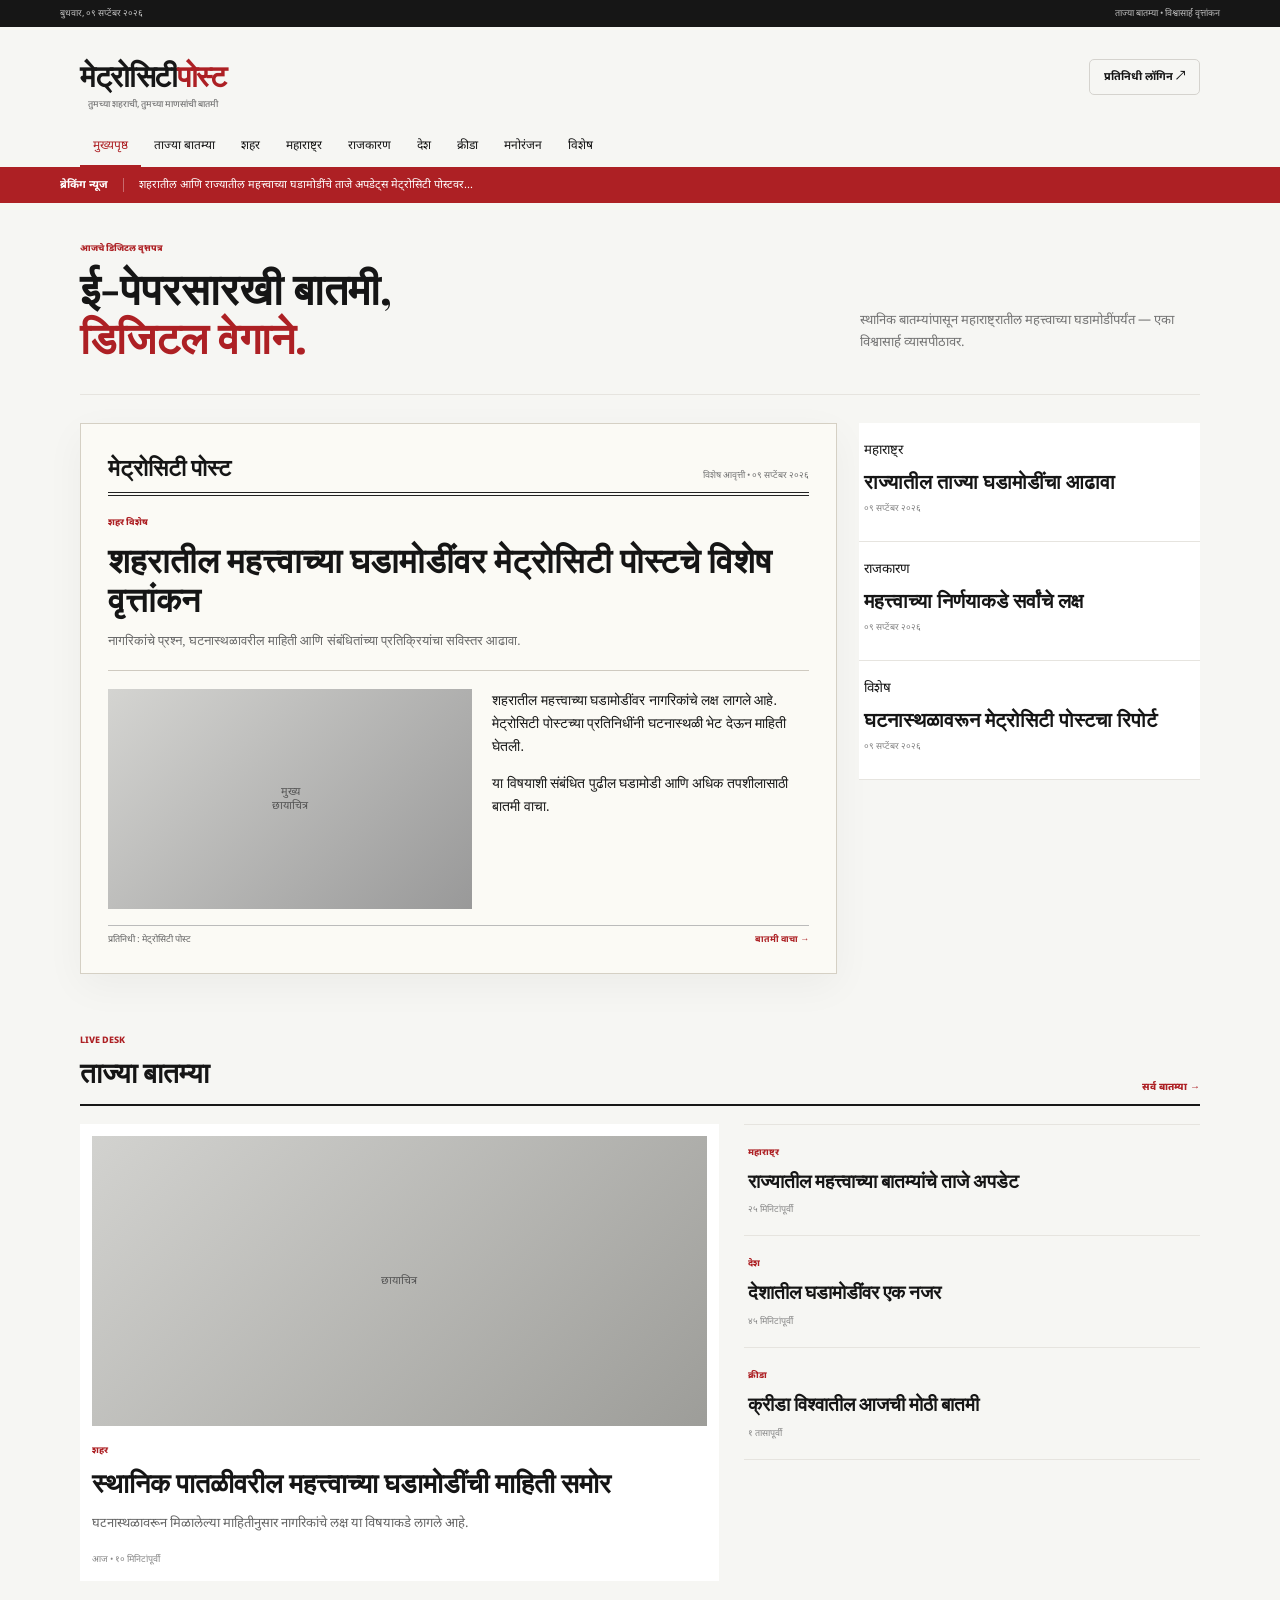
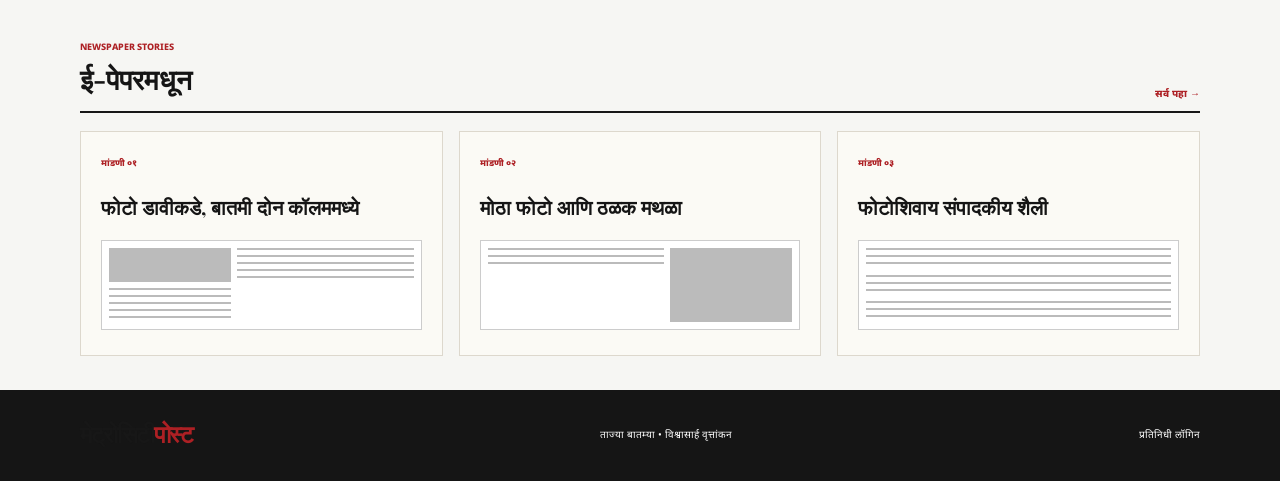
<file: index.html>
<!doctype html><html lang="mr"><head><meta charset="utf-8"><meta name="viewport" content="width=device-width,initial-scale=1"><title>मेट्रोसिटी पोस्ट | ताज्या मराठी बातम्या</title><link rel="stylesheet" href="styles.css"></head><body>
<header><div class="utility"><span>बुधवार, ०९ सप्टेंबर २०२६</span><span>ताज्या बातम्या • विश्वासार्ह वृत्तांकन</span></div><div class="mast"><button class="menu" onclick="document.body.classList.toggle('open')">☰</button><a class="logo" href="index.html"><span>मेट्रोसिटी</span><b>पोस्ट</b><small>तुमच्या शहराची, तुमच्या माणसांची बातमी</small></a><a class="login" href="login.html">प्रतिनिधी लॉगिन ↗</a></div><nav><a class="active" href="#">मुख्यपृष्ठ</a><a href="#">ताज्या बातम्या</a><a href="#">शहर</a><a href="#">महाराष्ट्र</a><a href="#">राजकारण</a><a href="#">देश</a><a href="#">क्रीडा</a><a href="#">मनोरंजन</a><a href="#">विशेष</a></nav><div class="breaking"><strong>ब्रेकिंग न्यूज</strong><span>शहरातील आणि राज्यातील महत्त्वाच्या घडामोडींचे ताजे अपडेट्स मेट्रोसिटी पोस्टवर...</span></div></header>
<main><section class="intro"><div><small>आजचे डिजिटल वृत्तपत्र</small><h1>ई-पेपरसारखी बातमी,<br><em>डिजिटल वेगाने.</em></h1></div><p>स्थानिक बातम्यांपासून महाराष्ट्रातील महत्त्वाच्या घडामोडींपर्यंत — एका विश्वासार्ह व्यासपीठावर.</p></section>
<section class="featured"><article class="paper" onclick="location.href='article.html'"><div class="paperhead"><b>मेट्रोसिटी पोस्ट</b><span>विशेष आवृत्ती • ०९ सप्टेंबर २०२६</span></div><hr><small>शहर विशेष</small><h2>शहरातील महत्त्वाच्या घडामोडींवर मेट्रोसिटी पोस्टचे विशेष वृत्तांकन</h2><p>नागरिकांचे प्रश्न, घटनास्थळावरील माहिती आणि संबंधितांच्या प्रतिक्रियांचा सविस्तर आढावा.</p><div class="paperbody"><div class="ph">मुख्य<br>छायाचित्र</div><div><p>शहरातील महत्त्वाच्या घडामोडींवर नागरिकांचे लक्ष लागले आहे. मेट्रोसिटी पोस्टच्या प्रतिनिधींनी घटनास्थळी भेट देऊन माहिती घेतली.</p><p>या विषयाशी संबंधित पुढील घडामोडी आणि अधिक तपशीलासाठी बातमी वाचा.</p></div></div><footer>प्रतिनिधी : मेट्रोसिटी पोस्ट <b>बातमी वाचा →</b></footer></article><aside><article><small>महाराष्ट्र</small><h3>राज्यातील ताज्या घडामोडींचा आढावा</h3><p>०९ सप्टेंबर २०२६</p></article><article><small>राजकारण</small><h3>महत्त्वाच्या निर्णयाकडे सर्वांचे लक्ष</h3><p>०९ सप्टेंबर २०२६</p></article><article><small>विशेष</small><h3>घटनास्थळावरून मेट्रोसिटी पोस्टचा रिपोर्ट</h3><p>०९ सप्टेंबर २०२६</p></article></aside></section>
<section class="section"><div class="head"><div><small>LIVE DESK</small><h2>ताज्या बातम्या</h2></div><a href="#">सर्व बातम्या →</a></div><div class="latest"><article class="latestmain"><div class="photo">छायाचित्र</div><small>शहर</small><h3>स्थानिक पातळीवरील महत्त्वाच्या घडामोडींची माहिती समोर</h3><p>घटनास्थळावरून मिळालेल्या माहितीनुसार नागरिकांचे लक्ष या विषयाकडे लागले आहे.</p><span>आज • १० मिनिटांपूर्वी</span></article><div class="list"><article><small>महाराष्ट्र</small><h3>राज्यातील महत्त्वाच्या बातम्यांचे ताजे अपडेट</h3><span>२५ मिनिटांपूर्वी</span></article><article><small>देश</small><h3>देशातील घडामोडींवर एक नजर</h3><span>४५ मिनिटांपूर्वी</span></article><article><small>क्रीडा</small><h3>क्रीडा विश्वातील आजची मोठी बातमी</h3><span>१ तासापूर्वी</span></article></div></div></section>
<section class="section"><div class="head"><div><small>NEWSPAPER STORIES</small><h2>ई-पेपरमधून</h2></div><a href="#">सर्व पहा →</a></div><div class="cards"><article><small>मांडणी ०१</small><h3>फोटो डावीकडे, बातमी दोन कॉलममध्ये</h3><div class="mini"><i></i><b></b><b></b></div></article><article><small>मांडणी ०२</small><h3>मोठा फोटो आणि ठळक मथळा</h3><div class="mini right"><i></i><b></b></div></article><article><small>मांडणी ०३</small><h3>फोटोशिवाय संपादकीय शैली</h3><div class="mini text"><b></b><b></b><b></b></div></article></div></section></main>
<footer class="sitefoot"><div class="logo"><span>मेट्रोसिटी</span><b>पोस्ट</b></div><div>ताज्या बातम्या • विश्वासार्ह वृत्तांकन</div><a href="login.html">प्रतिनिधी लॉगिन</a></footer><script src="script.js"></script></body></html>
</file>
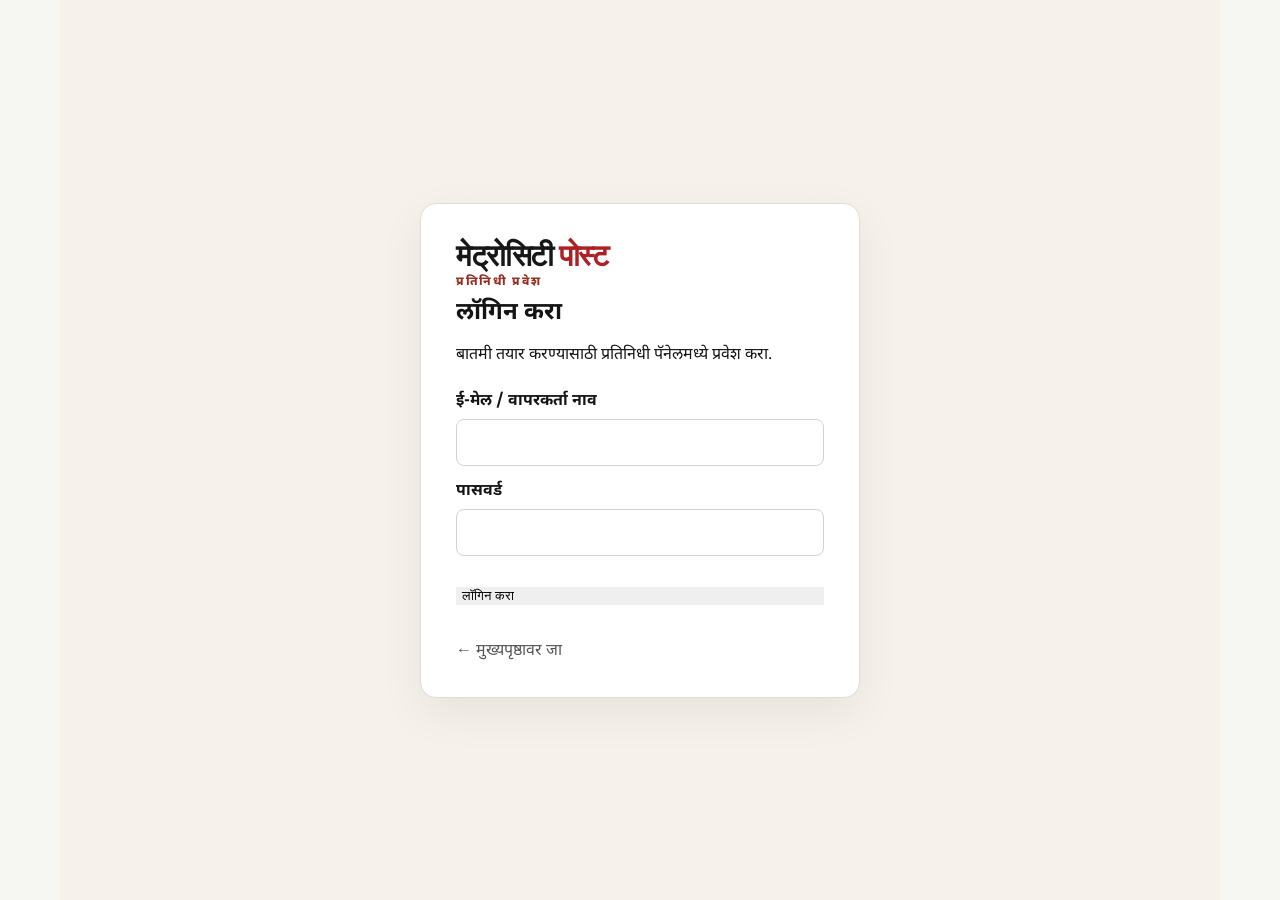
<file: admin.html>
<!doctype html><html lang="mr"><head><meta charset="utf-8"><meta name="viewport" content="width=device-width,initial-scale=1"><title>प्रतिनिधी डॅशबोर्ड | मेट्रोसिटी पोस्ट</title><link rel="stylesheet" href="styles.css"></head><body>
<header class="site-header"><div class="topline"><span id="current-date"></span><a href="index.html">मुख्यपृष्ठ</a></div><div class="masthead"><a class="brand" href="index.html">मेट्रोसिटी <b>पोस्ट</b></a><span>प्रतिनिधी डॅशबोर्ड</span></div></header>
<main class="article"><section class="normal"><div class="dashboard-head"><div><div class="eyebrow">प्रतिनिधी पॅनेल</div><h1>नवीन बातमी</h1><p>एकदा माहिती भरा; पुढील टप्प्यात याच डेटावरून ई-पेपर आणि बातमी पेज तयार केले जाईल.</p></div><button class="ghost" onclick="logout()">लॉगआउट</button></div>
<form id="newsForm" class="news-form">
<label>विभाग<select id="category"><option>महाराष्ट्र</option><option>स्थानिक</option><option>राजकारण</option><option>समाज</option><option>शिक्षण</option><option>आरोग्य</option><option>क्रीडा</option><option>मनोरंजन</option><option>व्यवसाय</option></select></label>
<label>ठिकाण<input id="location" placeholder="उदा. छत्रपती संभाजीनगर"></label>
<label>मुख्य मथळा<input id="headline" required placeholder="बातमीचा मथळा"></label>
<label>उपमथळा<input id="subheadline" placeholder="थोडक्यात माहिती"></label>
<label>रिपोर्टरचे नाव<input id="reporter" placeholder="रिपोर्टरचे नाव"></label>
<label>मुख्य फोटो<input id="photo" type="file" accept="image/*"></label>
<label>संपूर्ण बातमी<textarea id="content" required rows="14" placeholder="मराठीत संपूर्ण बातमी लिहा..."></textarea></label>
<fieldset><legend>ई-पेपर मांडणी</legend><label class="radio"><input type="radio" name="layout" value="auto" checked> आपोआप निवडा</label><label class="radio"><input type="radio" name="layout" value="left"> फोटो डावीकडे</label><label class="radio"><input type="radio" name="layout" value="right"> फोटो उजवीकडे</label><label class="radio"><input type="radio" name="layout" value="top"> फोटो वर</label><label class="radio"><input type="radio" name="layout" value="bottom"> फोटो खाली</label><label class="radio"><input type="radio" name="layout" value="none"> फोटोशिवाय</label></fieldset>
<div class="form-actions"><button type="button" class="ghost" onclick="saveDraft()">मसुदा जतन करा</button><button class="share button" type="submit">📰 प्रकाशित करा</button></div></form>
<div id="status" class="status" hidden></div><div class="drafts"><h2>माझे मसुदे</h2><div id="draftList">मसुदे उपलब्ध नाहीत.</div></div>
</section></main><script src="script.js"></script><script>if(localStorage.getItem('metrocity_logged_in')!=='1') location.href='login.html'; initDate(); initAdmin();</script></body></html>
</file>
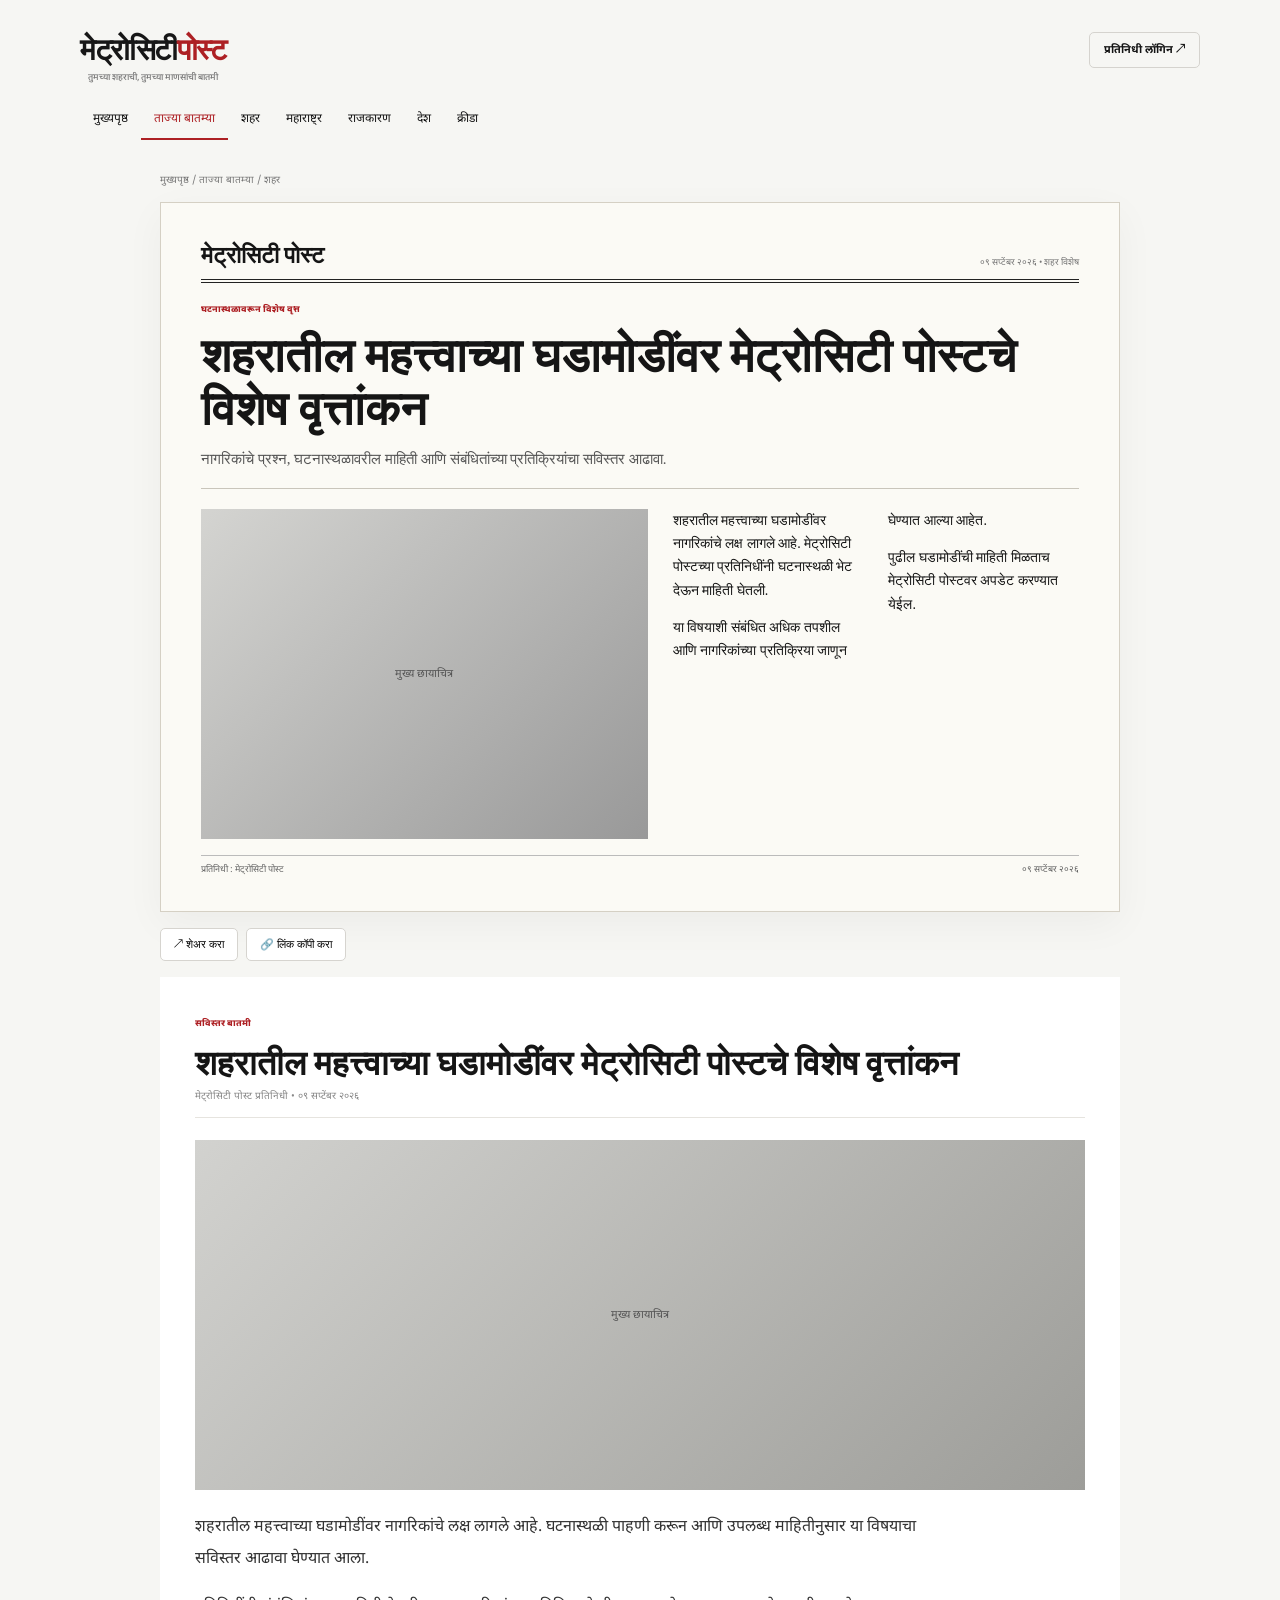
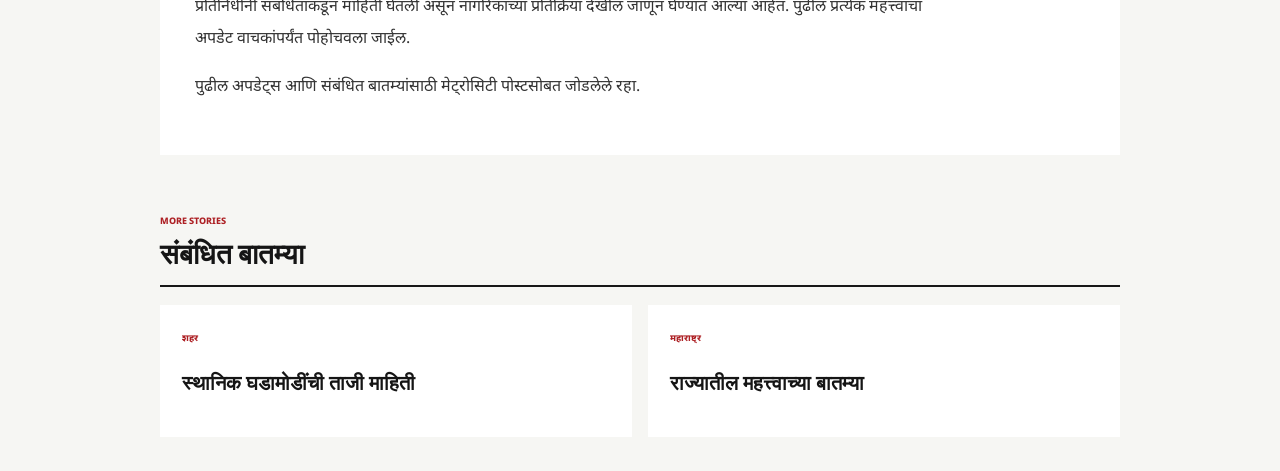
<file: article.html>
<!doctype html><html lang="mr"><head><meta charset="utf-8"><meta name="viewport" content="width=device-width,initial-scale=1"><title>बातमी | मेट्रोसिटी पोस्ट</title><link rel="stylesheet" href="styles.css"></head><body><header><div class="mast"><button class="menu" onclick="document.body.classList.toggle('open')">☰</button><a class="logo" href="index.html"><span>मेट्रोसिटी</span><b>पोस्ट</b><small>तुमच्या शहराची, तुमच्या माणसांची बातमी</small></a><a class="login" href="login.html">प्रतिनिधी लॉगिन ↗</a></div><nav><a href="index.html">मुख्यपृष्ठ</a><a class="active" href="#">ताज्या बातम्या</a><a href="#">शहर</a><a href="#">महाराष्ट्र</a><a href="#">राजकारण</a><a href="#">देश</a><a href="#">क्रीडा</a></nav></header><main class="article"><div class="crumb">मुख्यपृष्ठ / ताज्या बातम्या / शहर</div><section class="epaper"><div class="paperhead"><b>मेट्रोसिटी पोस्ट</b><span>०९ सप्टेंबर २०२६ • शहर विशेष</span></div><hr><small>घटनास्थळावरून विशेष वृत्त</small><h1>शहरातील महत्त्वाच्या घडामोडींवर मेट्रोसिटी पोस्टचे विशेष वृत्तांकन</h1><p class="dek">नागरिकांचे प्रश्न, घटनास्थळावरील माहिती आणि संबंधितांच्या प्रतिक्रियांचा सविस्तर आढावा.</p><div class="newspaperbody"><div class="ph big">मुख्य छायाचित्र</div><div class="columns"><p>शहरातील महत्त्वाच्या घडामोडींवर नागरिकांचे लक्ष लागले आहे. मेट्रोसिटी पोस्टच्या प्रतिनिधींनी घटनास्थळी भेट देऊन माहिती घेतली.</p><p>या विषयाशी संबंधित अधिक तपशील आणि नागरिकांच्या प्रतिक्रिया जाणून घेण्यात आल्या आहेत.</p><p>पुढील घडामोडींची माहिती मिळताच मेट्रोसिटी पोस्टवर अपडेट करण्यात येईल.</p></div></div><footer>प्रतिनिधी : मेट्रोसिटी पोस्ट <span>०९ सप्टेंबर २०२६</span></footer></section><div class="share"><button onclick="shareNews()">↗ शेअर करा</button><button onclick="copyLink()">🔗 लिंक कॉपी करा</button></div><article class="normal"><small>सविस्तर बातमी</small><h2>शहरातील महत्त्वाच्या घडामोडींवर मेट्रोसिटी पोस्टचे विशेष वृत्तांकन</h2><div class="meta">मेट्रोसिटी पोस्ट प्रतिनिधी • ०९ सप्टेंबर २०२६</div><div class="photo articlephoto">मुख्य छायाचित्र</div><p>शहरातील महत्त्वाच्या घडामोडींवर नागरिकांचे लक्ष लागले आहे. घटनास्थळी पाहणी करून आणि उपलब्ध माहितीनुसार या विषयाचा सविस्तर आढावा घेण्यात आला.</p><p>प्रतिनिधींनी संबंधितांकडून माहिती घेतली असून नागरिकांच्या प्रतिक्रिया देखील जाणून घेण्यात आल्या आहेत. पुढील प्रत्येक महत्त्वाचा अपडेट वाचकांपर्यंत पोहोचवला जाईल.</p><p>पुढील अपडेट्स आणि संबंधित बातम्यांसाठी मेट्रोसिटी पोस्टसोबत जोडलेले रहा.</p></article><section class="section"><div class="head"><div><small>MORE STORIES</small><h2>संबंधित बातम्या</h2></div></div><div class="related"><article><small>शहर</small><h3>स्थानिक घडामोडींची ताजी माहिती</h3></article><article><small>महाराष्ट्र</small><h3>राज्यातील महत्त्वाच्या बातम्या</h3></article></div></section></main><script src="script.js"></script></body></html>
</file>
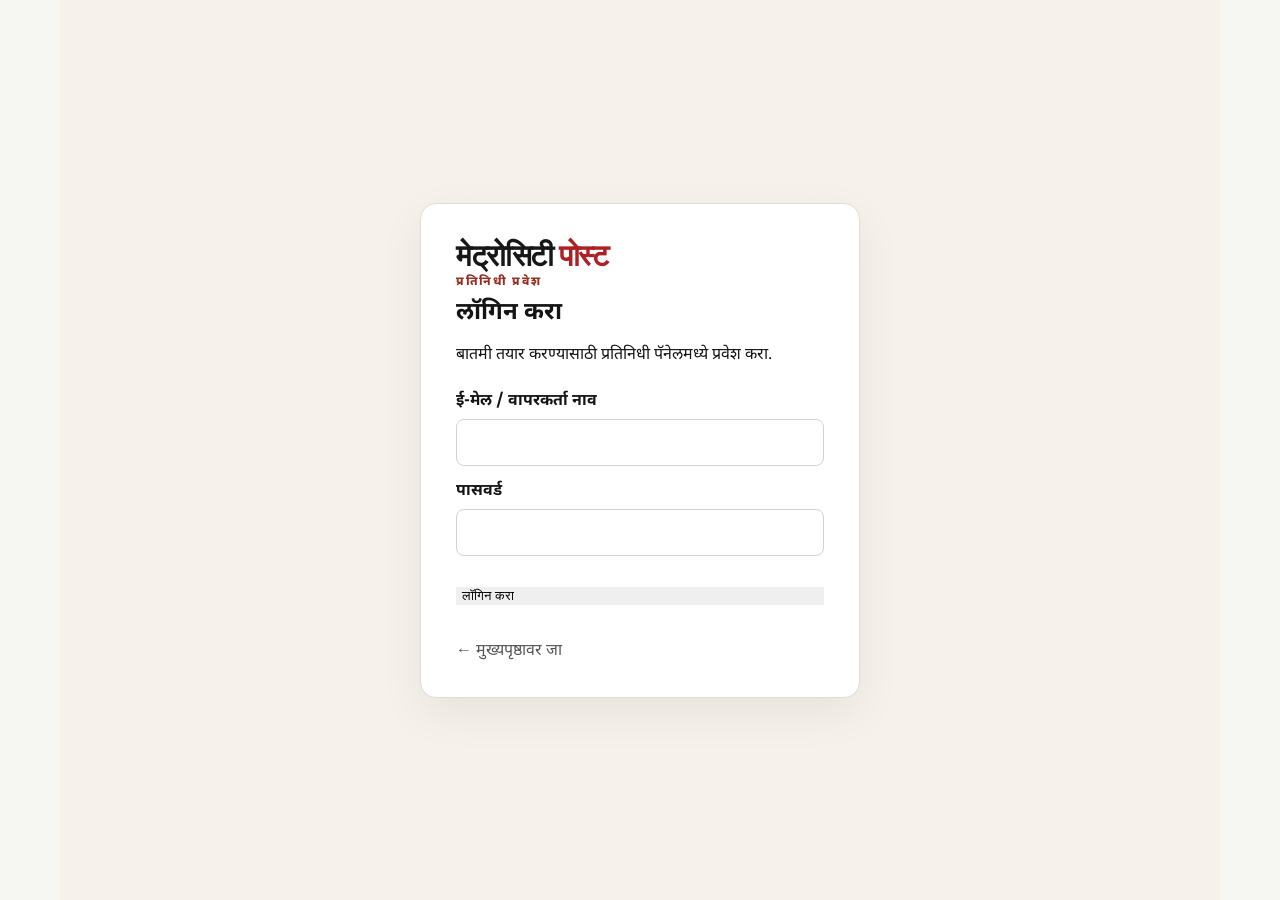
<file: login.html>
<!doctype html><html lang="mr"><head><meta charset="utf-8"><meta name="viewport" content="width=device-width,initial-scale=1"><title>प्रतिनिधी लॉगिन | मेट्रोसिटी पोस्ट</title><link rel="stylesheet" href="styles.css"></head><body><main class="login-wrap"><section class="login-card"><div class="logo">मेट्रोसिटी <b>पोस्ट</b></div><div class="eyebrow">प्रतिनिधी प्रवेश</div><h1>लॉगिन करा</h1><p>बातमी तयार करण्यासाठी प्रतिनिधी पॅनेलमध्ये प्रवेश करा.</p><form id="loginForm"><label>ई-मेल / वापरकर्ता नाव<input id="username" required autocomplete="username"></label><label>पासवर्ड<input id="password" required type="password" autocomplete="current-password"></label><button class="share button" type="submit">लॉगिन करा</button><div id="loginError" class="error" hidden>कृपया वापरकर्ता नाव आणि पासवर्ड तपासा.</div></form><a class="back" href="index.html">← मुख्यपृष्ठावर जा</a></section></main><script src="script.js"></script><script>initLogin();</script></body></html>
</file>
<file: styles.css>
@import url("https://fonts.googleapis.com/css2?family=Noto+Sans+Devanagari:wght@400;500;600;700;800&family=Playfair+Display:wght@600;700;800&display=swap");:root{--ink:#151515;--red:#ad2024;--muted:#747474;--line:#e6e4df;--paper:#fbfaf5}*{box-sizing:border-box}body{margin:0;background:#f6f6f3;color:var(--ink);font-family:"Noto Sans Devanagari",sans-serif}a{text-decoration:none;color:inherit}.utility{height:27px;background:#161616;color:#bbb;display:flex;justify-content:space-between;padding:0 max(15px,calc((100% - 1160px)/2));align-items:center;font-size:9px}.mast{height:100px;max-width:1160px;margin:auto;padding:15px 20px;display:flex;align-items:center;justify-content:space-between}.logo{font:800 34px "Playfair Display",Georgia,serif;letter-spacing:-1.5px;position:relative}.logo span{font-weight:600}.logo b{color:var(--red)}.logo small{position:absolute;left:50%;top:39px;transform:translateX(-50%);white-space:nowrap;font:500 9px "Noto Sans Devanagari";color:#777;letter-spacing:0}.login{border:1px solid #d5d3ce;padding:10px 14px;border-radius:5px;font-size:11px;font-weight:700}.menu{display:none;background:none;border:0;font-size:22px}nav{max-width:1160px;margin:auto;display:flex;overflow:auto;padding:0 20px}nav a{padding:11px 13px;font-size:12px;border-bottom:2px solid transparent;white-space:nowrap}nav a.active,nav a:hover{color:var(--red);border-color:var(--red)}.breaking{height:36px;background:var(--red);color:#fff;display:flex;align-items:center;padding:0 max(15px,calc((100% - 1160px)/2));font-size:11px}.breaking strong{padding-right:15px;border-right:1px solid #fff5}.breaking span{padding-left:15px;overflow:hidden;white-space:nowrap;text-overflow:ellipsis}main{max-width:1160px;margin:auto;padding:34px 20px}.intro{display:flex;justify-content:space-between;align-items:end;border-bottom:1px solid var(--line);padding-bottom:27px}.intro small,.section small,.paper>small,.epaper>small,.featured-side small,.latestmain>small,.list small,.cards small,.related small{color:var(--red);font-size:9px;font-weight:800}.intro h1{font:800 43px/1.15 "Playfair Display",Georgia,serif;margin:5px 0}.intro em{color:var(--red);font-style:normal}.intro p{max-width:340px;color:var(--muted);font-size:13px;line-height:1.7}.featured{display:grid;grid-template-columns:2fr .9fr;gap:22px;margin-top:28px}.paper,.epaper{background:var(--paper);border:1px solid #d5d0c4;padding:27px;box-shadow:0 12px 38px #0000000b}.paper{cursor:pointer}.paperhead{display:flex;justify-content:space-between;align-items:end;font-family:"Playfair Display",Georgia,serif}.paperhead b{font-size:23px}.paperhead span{font:9px "Noto Sans Devanagari";color:#777}hr{border:0;border-top:4px double #222;margin:10px 0 15px}.paper h2{font:800 34px/1.15 "Playfair Display",Georgia,serif;margin:8px 0}.paper>p{font:13px/1.6 Georgia,serif;color:#666}.paperbody{display:grid;grid-template-columns:1.15fr 1fr;gap:20px;border-top:1px solid #cfcac0;padding-top:18px;margin-top:18px}.ph{min-height:220px;background:linear-gradient(135deg,#d4d4d1,#999);display:grid;place-items:center;text-align:center;color:#555;font-size:11px}.paperbody p,.columns p{font:14px/1.65 Georgia,serif;margin-top:0}.paper footer,.epaper footer{border-top:1px solid #bbb;margin-top:16px;padding-top:8px;font-size:9px;color:#666}.paper footer b{float:right;color:var(--red)}.featured aside article{background:#fff;padding:17px 5px;border-bottom:1px solid var(--line)}.featured aside h3{font:700 20px/1.35 "Playfair Display",Georgia,serif;margin:6px 0}.featured aside p{font-size:9px;color:#888}.section{margin-top:55px}.head{display:flex;justify-content:space-between;align-items:end;border-bottom:2px solid #171717;padding-bottom:10px;margin-bottom:18px}.head h2{font:800 28px "Playfair Display",Georgia,serif;margin:3px 0}.head>a{font-size:10px;color:var(--red);font-weight:800}.latest{display:grid;grid-template-columns:1.4fr 1fr;gap:25px}.latestmain{background:#fff;padding:12px}.photo{background:linear-gradient(135deg,#d2d2cf,#9d9d99);display:grid;place-items:center;color:#555;font-size:11px}.latestmain .photo{height:290px;margin-bottom:13px}.latestmain h3{font:800 27px/1.3 "Playfair Display",Georgia,serif;margin:5px 0}.latestmain p{font-size:13px;color:#666;line-height:1.7}.latestmain>span,.list span{font-size:9px;color:#888}.list{border-top:1px solid var(--line)}.list article{padding:16px 4px;border-bottom:1px solid var(--line)}.list h3{font:700 19px/1.4 "Playfair Display",Georgia,serif;margin:5px 0}.cards{display:grid;grid-template-columns:repeat(3,1fr);gap:16px}.cards article{background:var(--paper);border:1px solid #ddd8cd;padding:20px;min-height:225px}.cards h3{font:700 20px/1.35 "Playfair Display",Georgia,serif}.mini{height:90px;border:1px solid #ccc;background:#fff;display:grid;grid-template-columns:40% 1fr;gap:6px;padding:7px}.mini i{background:#bbb}.mini b{background:repeating-linear-gradient(to bottom,#bbb 0 2px,transparent 2px 7px)}.mini.right{grid-template-columns:1fr 40%}.mini.right i{grid-column:2;grid-row:1/4}.mini.text{grid-template-columns:1fr}.sitefoot{background:#151515;color:#fff;padding:32px max(20px,calc((100% - 1120px)/2));display:flex;justify-content:space-between;align-items:center;font-size:10px}.sitefoot .logo{font-size:24px}.article{max-width:1000px}.crumb{font-size:10px;color:#777;margin-bottom:15px}.epaper{padding:35px 40px}.epaper h1{font:800 47px/1.13 "Playfair Display",Georgia,serif;margin:7px 0}.dek{font:15px/1.6 Georgia,serif;color:#555;border-bottom:1px solid #c9c5bb;padding-bottom:17px}.newspaperbody{display:grid;grid-template-columns:1.1fr 1fr;gap:25px;margin-top:20px}.ph.big{min-height:330px}.columns{columns:2;column-gap:25px}.epaper footer span{float:right}.share{display:flex;gap:8px;margin:16px 0}.share button{background:#fff;border:1px solid #d6d4cf;padding:9px 13px;border-radius:5px;font-size:11px}.normal{background:#fff;padding:35px}.normal>small{color:var(--red);font-size:9px;font-weight:800}.normal h2{font:800 34px/1.25 "Playfair Display",Georgia,serif;margin:7px 0}.meta{font-size:10px;color:#888;border-bottom:1px solid var(--line);padding-bottom:14px}.articlephoto{height:350px;margin:22px 0}.normal p{max-width:760px;font-size:16px;line-height:2;color:#333}.related{display:grid;grid-template-columns:1fr 1fr;gap:16px}.related article{background:#fff;padding:22px}.related h3{font:700 20px "Playfair Display",Georgia,serif}
@media(max-width:760px){.utility{padding:0 12px}.utility span:last-child{display:none}.mast{height:82px;padding:12px 14px}.menu{display:block}.logo{font-size:27px}.logo small{top:31px;font-size:7px}.login{font-size:9px;padding:8px}nav{display:none;flex-wrap:wrap;padding:6px 12px}.open nav{display:flex}nav a{padding:7px 8px}.breaking{padding:0 12px}.breaking span{padding-left:10px}main{padding:24px 12px}.intro{display:block}.intro h1{font-size:35px}.intro p{font-size:12px}.featured,.latest,.newspaperbody{grid-template-columns:1fr}.paper{padding:18px}.paper h2{font-size:27px}.paperbody{grid-template-columns:1fr}.featured aside{display:grid;grid-template-columns:1fr 1fr;gap:10px}.featured aside article{padding:12px}.featured aside article:last-child{grid-column:1/-1}.section{margin-top:38px}.head h2{font-size:24px}.latestmain h3{font-size:24px}.latestmain .photo{height:220px}.cards{grid-template-columns:1fr}.epaper{padding:20px 16px}.epaper h1{font-size:34px}.columns{columns:1;font-size:14px}.ph.big{min-height:230px}.normal{padding:23px 17px}.normal h2{font-size:28px}.articlephoto{height:230px}.normal p{font-size:15px;line-height:1.9}.related{grid-template-columns:1fr}.sitefoot{display:block}.sitefoot .logo{display:block;margin-bottom:10px}}
/* Phase 3B reporter experience */
.site-header{background:#fff;border-bottom:1px solid #e7e2d9}.topline{max-width:1180px;margin:auto;padding:10px 20px;display:flex;justify-content:space-between;font-size:13px;color:#6b655c}.topline a{color:inherit;text-decoration:none}.masthead{max-width:1180px;margin:auto;padding:18px 20px;display:flex;justify-content:space-between;align-items:center}.brand,.logo{font-family:Georgia,serif;font-size:30px;font-weight:700;color:#171717;text-decoration:none}.brand b,.logo b{font-weight:900}.dashboard-head{display:flex;justify-content:space-between;gap:20px;align-items:flex-start;border-bottom:1px solid #e8e2d9;padding-bottom:20px;margin-bottom:25px}.eyebrow{font-size:12px;text-transform:uppercase;letter-spacing:.14em;font-weight:800;color:#9a2d23;margin-bottom:7px}.dashboard-head h1,.login-card h1{margin:0 0 8px}.ghost{border:1px solid #d7d0c5;background:white;padding:10px 15px;border-radius:8px;cursor:pointer}.news-form{display:grid;grid-template-columns:1fr 1fr;gap:18px}.news-form>label,.news-form>fieldset{display:flex;flex-direction:column;gap:7px}.news-form>label:nth-of-type(3),.news-form>label:nth-of-type(6),.news-form>label:nth-of-type(7),.news-form>fieldset,.form-actions{grid-column:1/-1}.news-form input,.news-form textarea,.news-form select{font:inherit;border:1px solid #d8d1c7;border-radius:8px;padding:12px;background:#fff}.news-form textarea{resize:vertical;line-height:1.8}.news-form fieldset{border:1px solid #ddd5ca;border-radius:10px;padding:15px;display:flex;flex-direction:row;flex-wrap:wrap;gap:12px}.news-form legend{font-weight:800;padding:0 5px}.radio{display:flex!important;flex-direction:row!important;align-items:center;gap:5px!important}.form-actions{display:flex;justify-content:flex-end;gap:10px}.button{border:0;cursor:pointer}.status{margin-top:18px;padding:13px;border-radius:8px;background:#edf7ee}.status.error,.error{background:#fff0ef;color:#a32920;padding:10px;border-radius:8px}.drafts{margin-top:35px;border-top:1px solid #e5ded4;padding-top:20px}.draft-item{padding:12px 0;border-bottom:1px solid #eee;display:flex;justify-content:space-between;gap:15px}.draft-item span{color:#777;font-size:13px}.login-wrap{min-height:100vh;display:grid;place-items:center;padding:20px;background:#f6f2eb}.login-card{width:min(440px,100%);background:#fff;padding:35px;border:1px solid #e2dbd1;border-radius:16px;box-shadow:0 15px 45px #00000010}.login-card form{display:grid;gap:15px;margin-top:25px}.login-card label{display:grid;gap:7px;font-weight:700}.login-card input{font:inherit;padding:12px;border:1px solid #d8d1c7;border-radius:8px}.back{display:block;margin-top:20px;color:#555;text-decoration:none}@media(max-width:700px){.masthead{align-items:flex-start;gap:10px;flex-direction:column}.news-form{grid-template-columns:1fr}.news-form>label,.news-form>fieldset,.form-actions{grid-column:auto}.dashboard-head{flex-direction:column}.draft-item{flex-direction:column}.news-form fieldset{flex-direction:column}}
</file>
